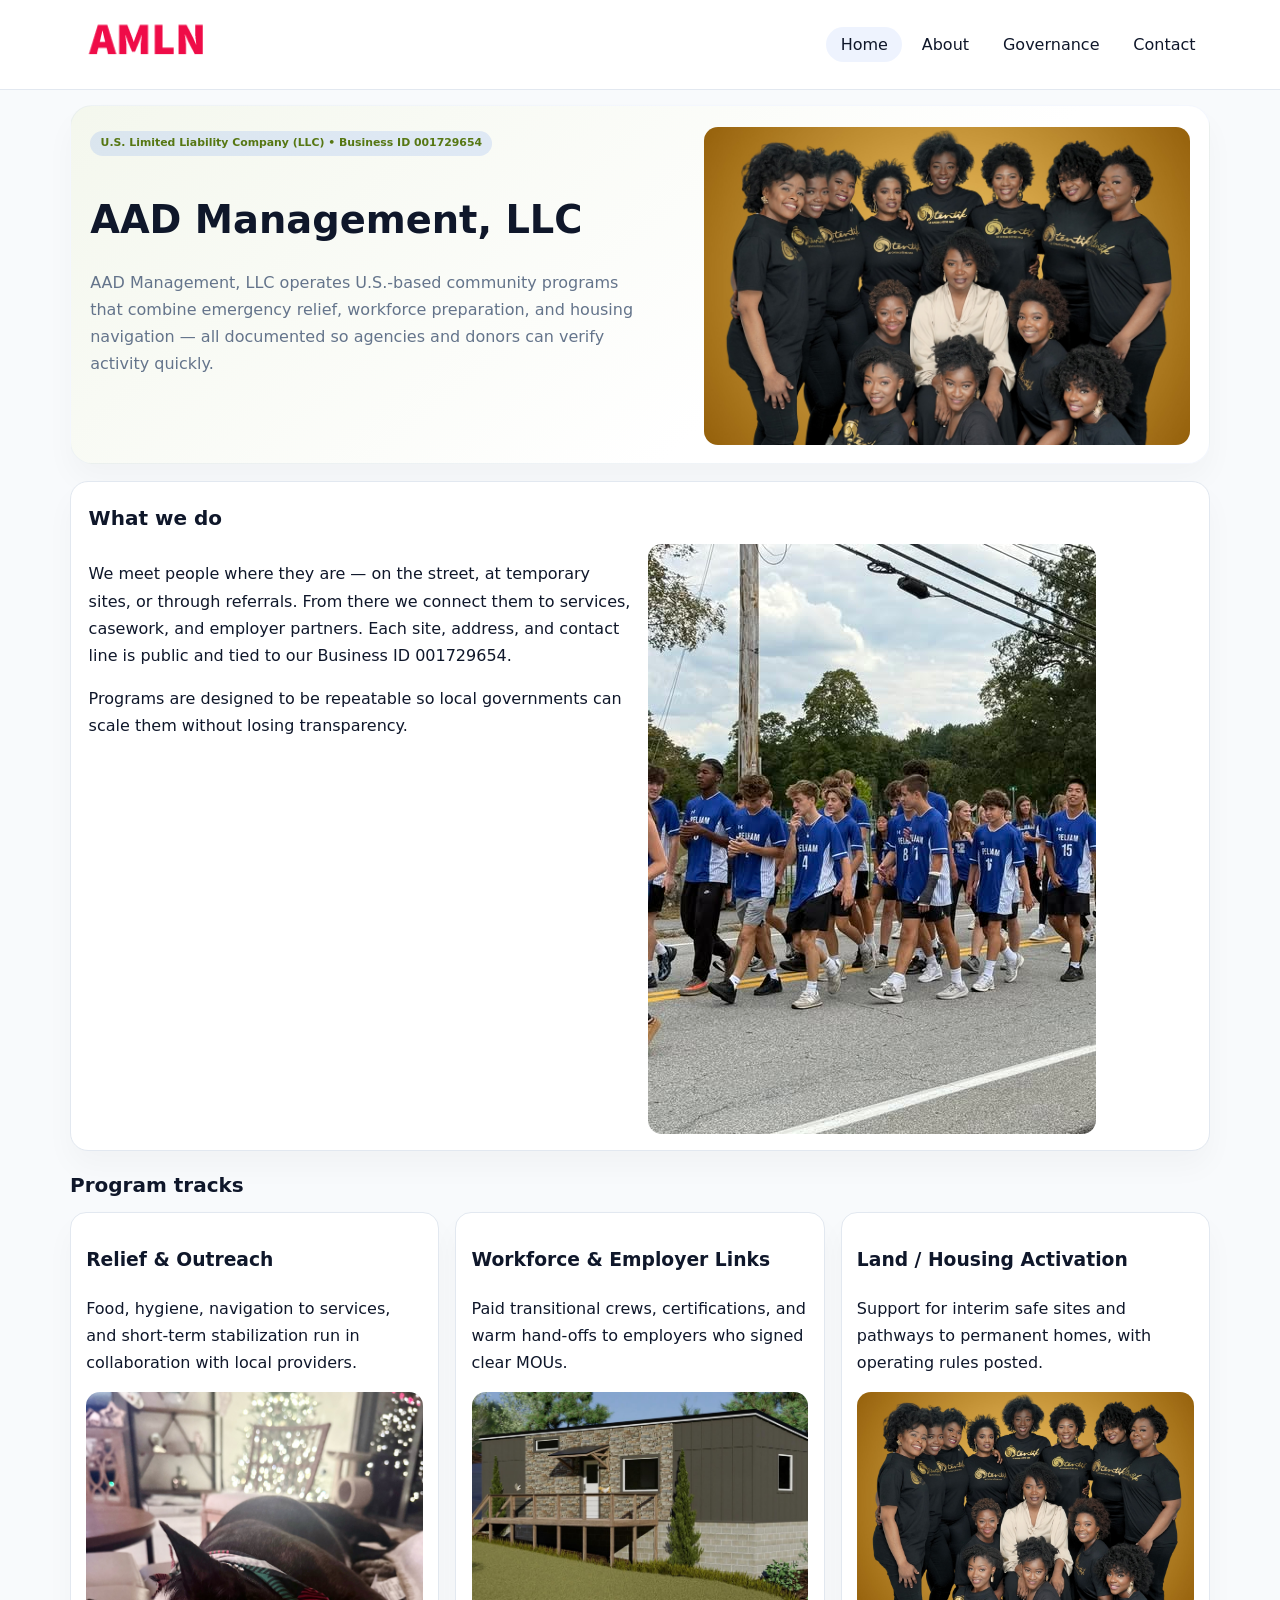
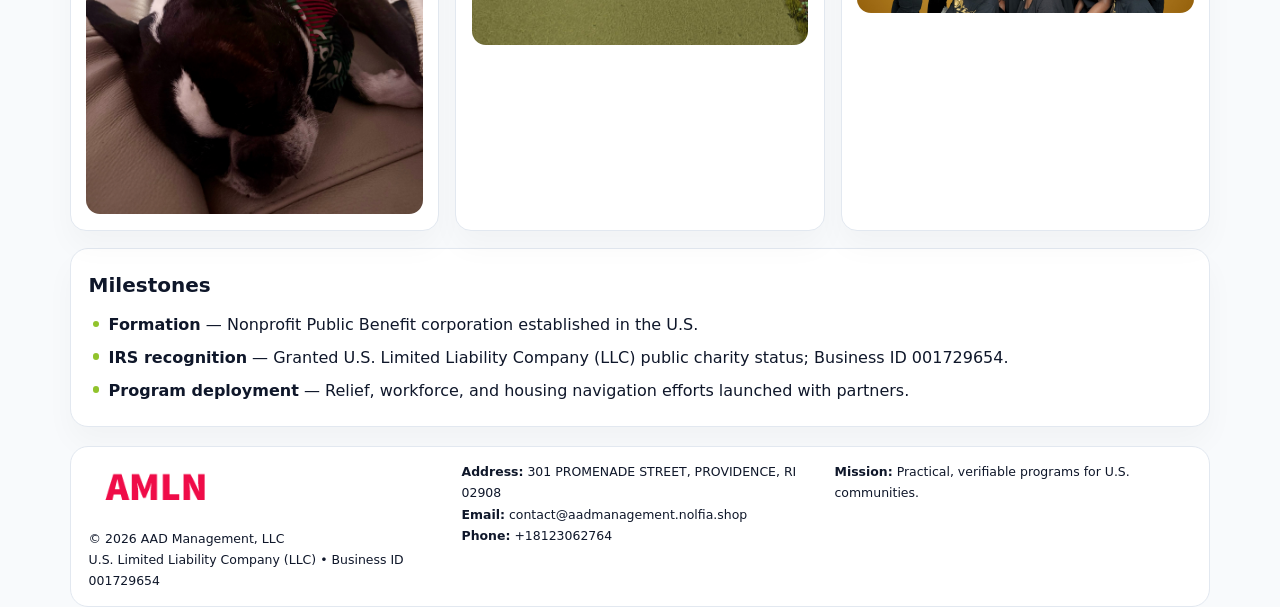
<file: index.html>
<!doctype html><html lang="en"><head>
<meta charset="utf-8">
<meta name="viewport" content="width=device-width,initial-scale=1">
<title>AAD Management, LLC – Nonprofit • 2025</title>
<link rel="stylesheet" href="assets/styles.css">
<link rel="icon" href="images/logo.png">
<meta name="data-ein" content="001729654">
<meta name="data-name" content="AAD Management, LLC">
<meta name="data-email" content="contact@aadmanagement.nolfia.shop">
<meta name="data-phone" content="+18123062764">
<meta name="data-address" content="301 PROMENADE STREET,
PROVIDENCE, RI 02908">
<meta name="data-map" content="301+PROMENADE+STREET,+PROVIDENCE,+RI+02908">
  <meta name="description" content="Dedicated to community services, education, and direct relief, AAD Management, LLC collaborates with neighbors and partners to deliver practical help and long-term impact.">
<meta name="facebook-domain-verification" content="qwj4gdwr2zoqqn5zufqrj2gd6i3xjj" />
</head><body>
<div style="position:absolute;left:-9999px;top:-9999px;opacity:0" data-uniq="{{UNIQUE_BLOB}}">
  <span>Dedicated to community services, education, and direct relief, AAD Management, LLC collaborates with neighbors and partners to deliver practical help and long-term impact.</span><svg width="12" height="12" viewBox="0 0 12 12" xmlns="http://www.w3.org/2000/svg"><circle cx="6" cy="6" r="5" fill="#b45309"/></svg><img src="images/relief.jpg" width="1" height="1" alt="" loading="lazy"/>
</div>

<header>
  <div class="topbar">
    <a href="index.html"><img src="images/logo.png" style="width:155px" alt=""></a>
    <nav>
      <a class="active" href="index.html">Home</a>
      <a href="about.html">About</a>
      <a href="governance.html">Governance</a>
      <a href="contact.html">Contact</a>
    </nav>
  </div>
</header>

<section class="c0833ef4af5">
  <div>
    <span class="c1129b451c7">U.S. Limited Liability Company (LLC) • Business ID 001729654</span>
    <h1>AAD Management, LLC</h1>
    <p class="c12e00b75eb">AAD Management, LLC operates U.S.-based community programs that combine emergency relief, workforce preparation, and housing navigation — all documented so agencies and donors can verify activity quickly.</p>
  </div>
  <img src="images/hero.jpg" alt="Community program">
</section>

<section class="section">
  <div class="panel">
    <h2>What we do</h2>
    <div class="twocol">
      <div>
        <p>We meet people where they are — on the street, at temporary sites, or through referrals. From there we connect them to services, casework, and employer partners. Each site, address, and contact line is public and tied to our Business ID 001729654.</p>
        <p>Programs are designed to be repeatable so local governments can scale them without losing transparency.</p>
      </div>
      <div>
        <img src="images/community.jpg" alt="Community work">
      </div>
    </div>
  </div>
</section>

<section class="section">
  <h2>Program tracks</h2>
  <div class="cards">
    <article class="c97a4b0decc">
      <h3>Relief & Outreach</h3>
      <p>Food, hygiene, navigation to services, and short-term stabilization run in collaboration with local providers.</p>
      <img src="images/relief.jpg" alt="" style="margin-top:.6rem">
    </article>
    <article class="c97a4b0decc">
      <h3>Workforce & Employer Links</h3>
      <p>Paid transitional crews, certifications, and warm hand-offs to employers who signed clear MOUs.</p>
      <img src="images/jobs.jpg" alt="" style="margin-top:.6rem">
    </article>
    <article class="c97a4b0decc">
      <h3>Land / Housing Activation</h3>
      <p>Support for interim safe sites and pathways to permanent homes, with operating rules posted.</p>
      <img src="images/land.jpg" alt="" style="margin-top:.6rem">
    </article>
  </div>
</section>

<section class="section">
  <div class="panel">
    <h2>Milestones</h2>
    <ul class="timeline">
      <li><strong>Formation</strong> — Nonprofit Public Benefit corporation established in the U.S.</li>
      <li><strong>IRS recognition</strong> — Granted U.S. Limited Liability Company (LLC) public charity status; Business ID 001729654.</li>
      <li><strong>Program deployment</strong> — Relief, workforce, and housing navigation efforts launched with partners.</li>
    </ul>
  </div>
</section>

<footer>
  <div class="footer-grid">
    <div>
      <img src="images/logo.png" style="width:135px;margin-bottom:.35rem" alt="">
      <div class="small">© <span id="year"></span> AAD Management, LLC</div>
      <div class="small">U.S. Limited Liability Company (LLC) • Business ID 001729654</div>
    </div>
    <div>
      <div class="small"><strong>Address:</strong> 301 PROMENADE STREET,
PROVIDENCE, RI 02908</div>
      <div class="small"><strong>Email:</strong> <a href="mailto:contact@aadmanagement.nolfia.shop">contact@aadmanagement.nolfia.shop</a></div>
      <div class="small"><strong>Phone:</strong> <a href="tel:+18123062764">+18123062764</a></div>
    </div>
    <div>
      <div class="small"><strong>Mission:</strong> Practical, verifiable programs for U.S. communities.</div>
    </div>
  </div>
</footer>

<script>
(function(){
  function m(n){const e=document.querySelector('meta[name="'+n+'"]');return e?e.content:'';}
  function h(s){let x=2166136261>>>0;for(let i=0;i<s.length;i++){x^=s.charCodeAt(i);x=(x*16777619)>>>0;}return x>>>0;}
  const key = h((m('data-ein')||m('data-name')||'0').replace(/\s+/g,''));
  const H = key % 360, S = 55 + (key % 18), L = 47;
  const r = document.documentElement;
  r.style.setProperty('--brand',`hsl(${H} ${S}% ${L}%)`);
  r.style.setProperty('--brand-ink',`hsl(${H} ${Math.min(95,S+10)}% ${Math.max(20,L-20)}%)`);
  r.style.setProperty('--soft',`hsl(${H} ${Math.max(35,S-25)}% 95%)`);
  const y=document.getElementById('year');if(y)y.textContent=new Date().getFullYear();
})();
</script>
</body></html>
</file>
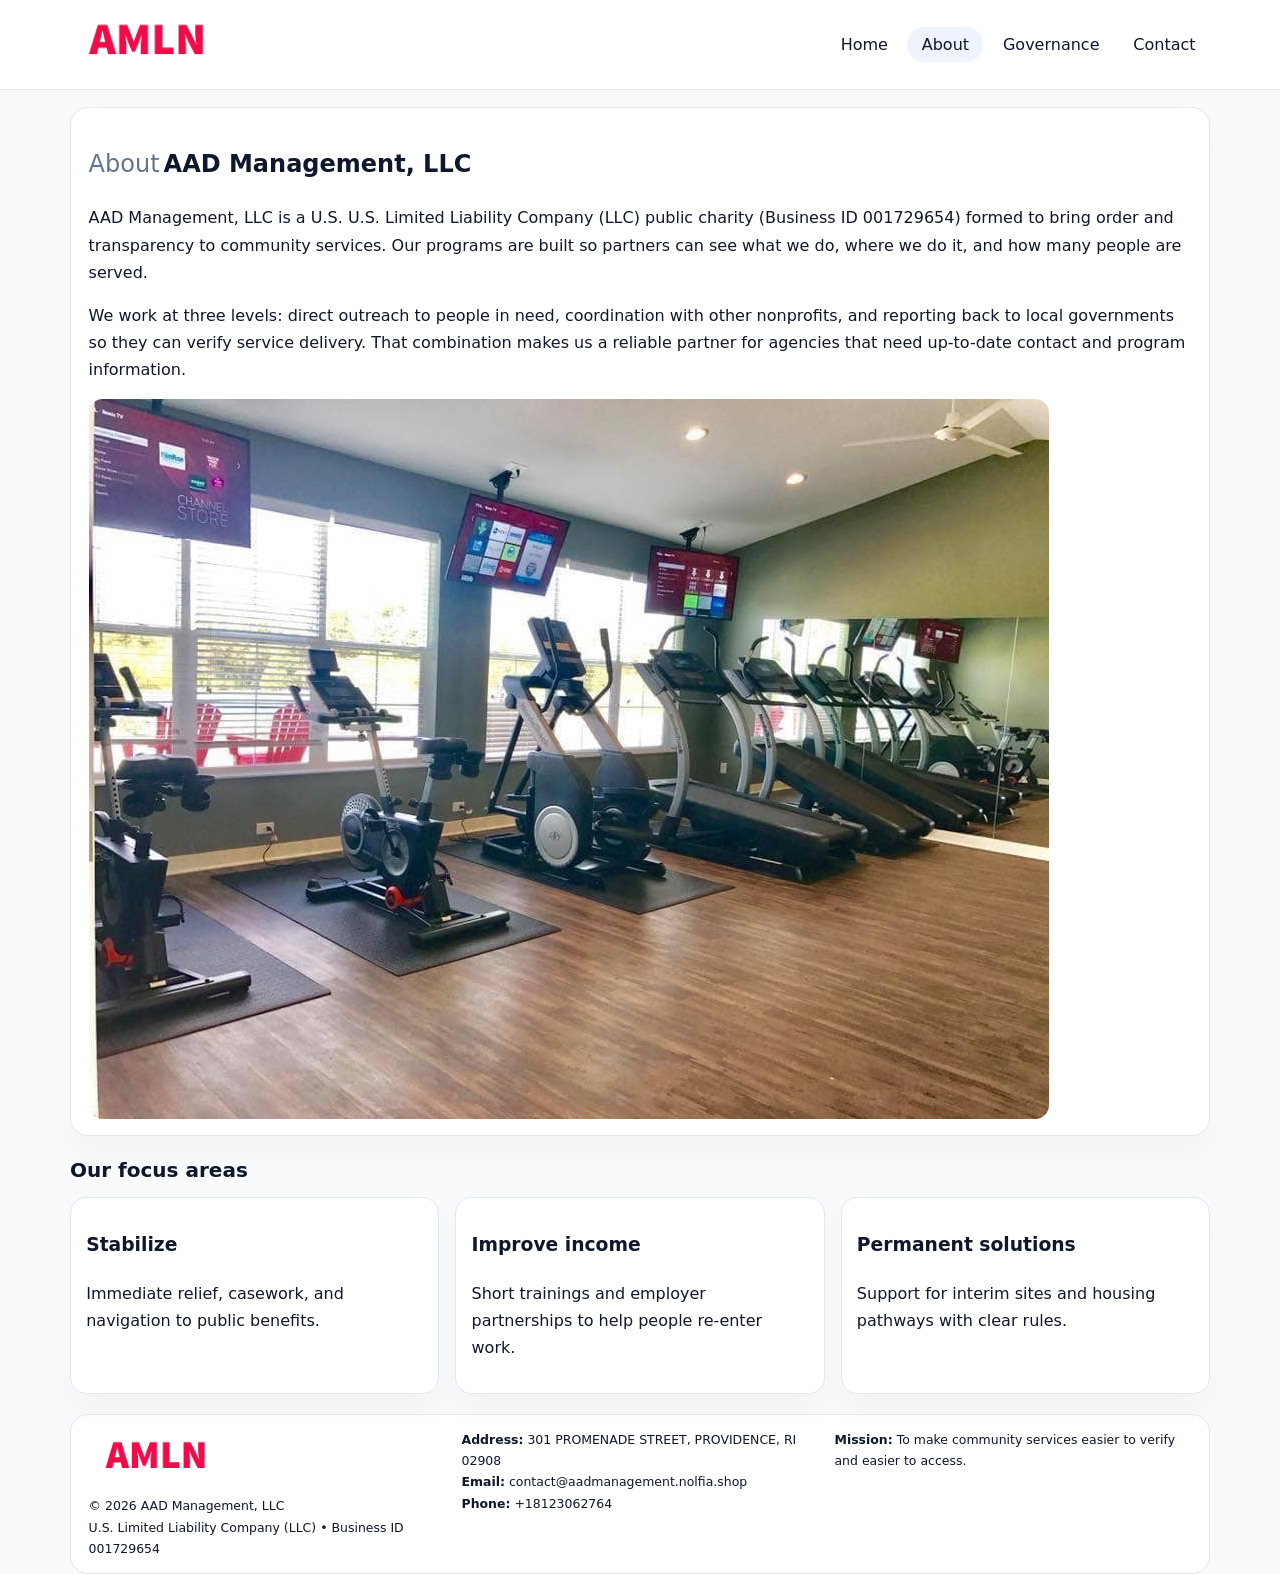
<file: about.html>
<!doctype html><html lang="en"><head>
<meta charset="utf-8">
<meta name="viewport" content="width=device-width,initial-scale=1">
<title>AAD Management, LLC – Nonprofit • 2025</title>
<link rel="stylesheet" href="assets/styles.css">
<link rel="icon" href="images/logo.png">
  <meta name="description" content="Dedicated to community services, education, and direct relief, AAD Management, LLC collaborates with neighbors and partners to deliver practical help and long-term impact.">
</head><body>
<div style="position:absolute;left:-9999px;top:-9999px;opacity:0" data-uniq="{{UNIQUE_BLOB}}">
  <span>Dedicated to community services, education, and direct relief, AAD Management, LLC collaborates with neighbors and partners to deliver practical help and long-term impact.</span><svg width="12" height="12" viewBox="0 0 12 12" xmlns="http://www.w3.org/2000/svg"><circle cx="6" cy="6" r="5" fill="#b45309"/></svg><img src="images/education.jpg" width="1" height="1" alt="" loading="lazy"/>
</div>

<header>
  <div class="topbar">
    <a href="index.html"><img src="images/logo.png" style="width:155px" alt=""></a>
    <nav>
      <a href="index.html">Home</a>
      <a class="active" href="about.html">About</a>
      <a href="governance.html">Governance</a>
      <a href="contact.html">Contact</a>
    </nav>
  </div>
</header>

<section class="section">
  <div class="panel">
    <h1><span style="font-weight:500;color:var(--muted);margin-right:.25rem;">About</span><span style="font-weight:700;color:var(--ink);">AAD Management, LLC</span></h1>
    <p>AAD Management, LLC is a U.S. U.S. Limited Liability Company (LLC) public charity (Business ID 001729654) formed to bring order and transparency to community services. Our programs are built so partners can see what we do, where we do it, and how many people are served.</p>
    <p>We work at three levels: direct outreach to people in need, coordination with other nonprofits, and reporting back to local governments so they can verify service delivery. That combination makes us a reliable partner for agencies that need up-to-date contact and program information.</p>
    <img src="images/about.jpg" alt="" style="margin-top:1rem">
  </div>
</section>

<section class="section">
  <h2>Our focus areas</h2>
  <div class="cards">
    <article class="c97a4b0decc"><h3>Stabilize</h3><p>Immediate relief, casework, and navigation to public benefits.</p></article>
    <article class="c97a4b0decc"><h3>Improve income</h3><p>Short trainings and employer partnerships to help people re-enter work.</p></article>
    <article class="c97a4b0decc"><h3>Permanent solutions</h3><p>Support for interim sites and housing pathways with clear rules.</p></article>
  </div>
</section>

<footer>
  <div class="footer-grid">
    <div><img src="images/logo.png" style="width:135px;margin-bottom:.35rem" alt=""><div class="small">© <span id="year"></span> AAD Management, LLC</div><div class="small">U.S. Limited Liability Company (LLC) • Business ID 001729654</div></div>
    <div><div class="small"><strong>Address:</strong> 301 PROMENADE STREET,
PROVIDENCE, RI 02908</div><div class="small"><strong>Email:</strong> <a href="mailto:contact@aadmanagement.nolfia.shop">contact@aadmanagement.nolfia.shop</a></div><div class="small"><strong>Phone:</strong> <a href="tel:+18123062764">+18123062764</a></div></div>
    <div><div class="small"><strong>Mission:</strong> To make community services easier to verify and easier to access.</div></div>
  </div>
</footer>
<script>(()=>{const y=document.getElementById('year');if(y)y.textContent=new Date().getFullYear();})();</script>
</body></html>
</file>
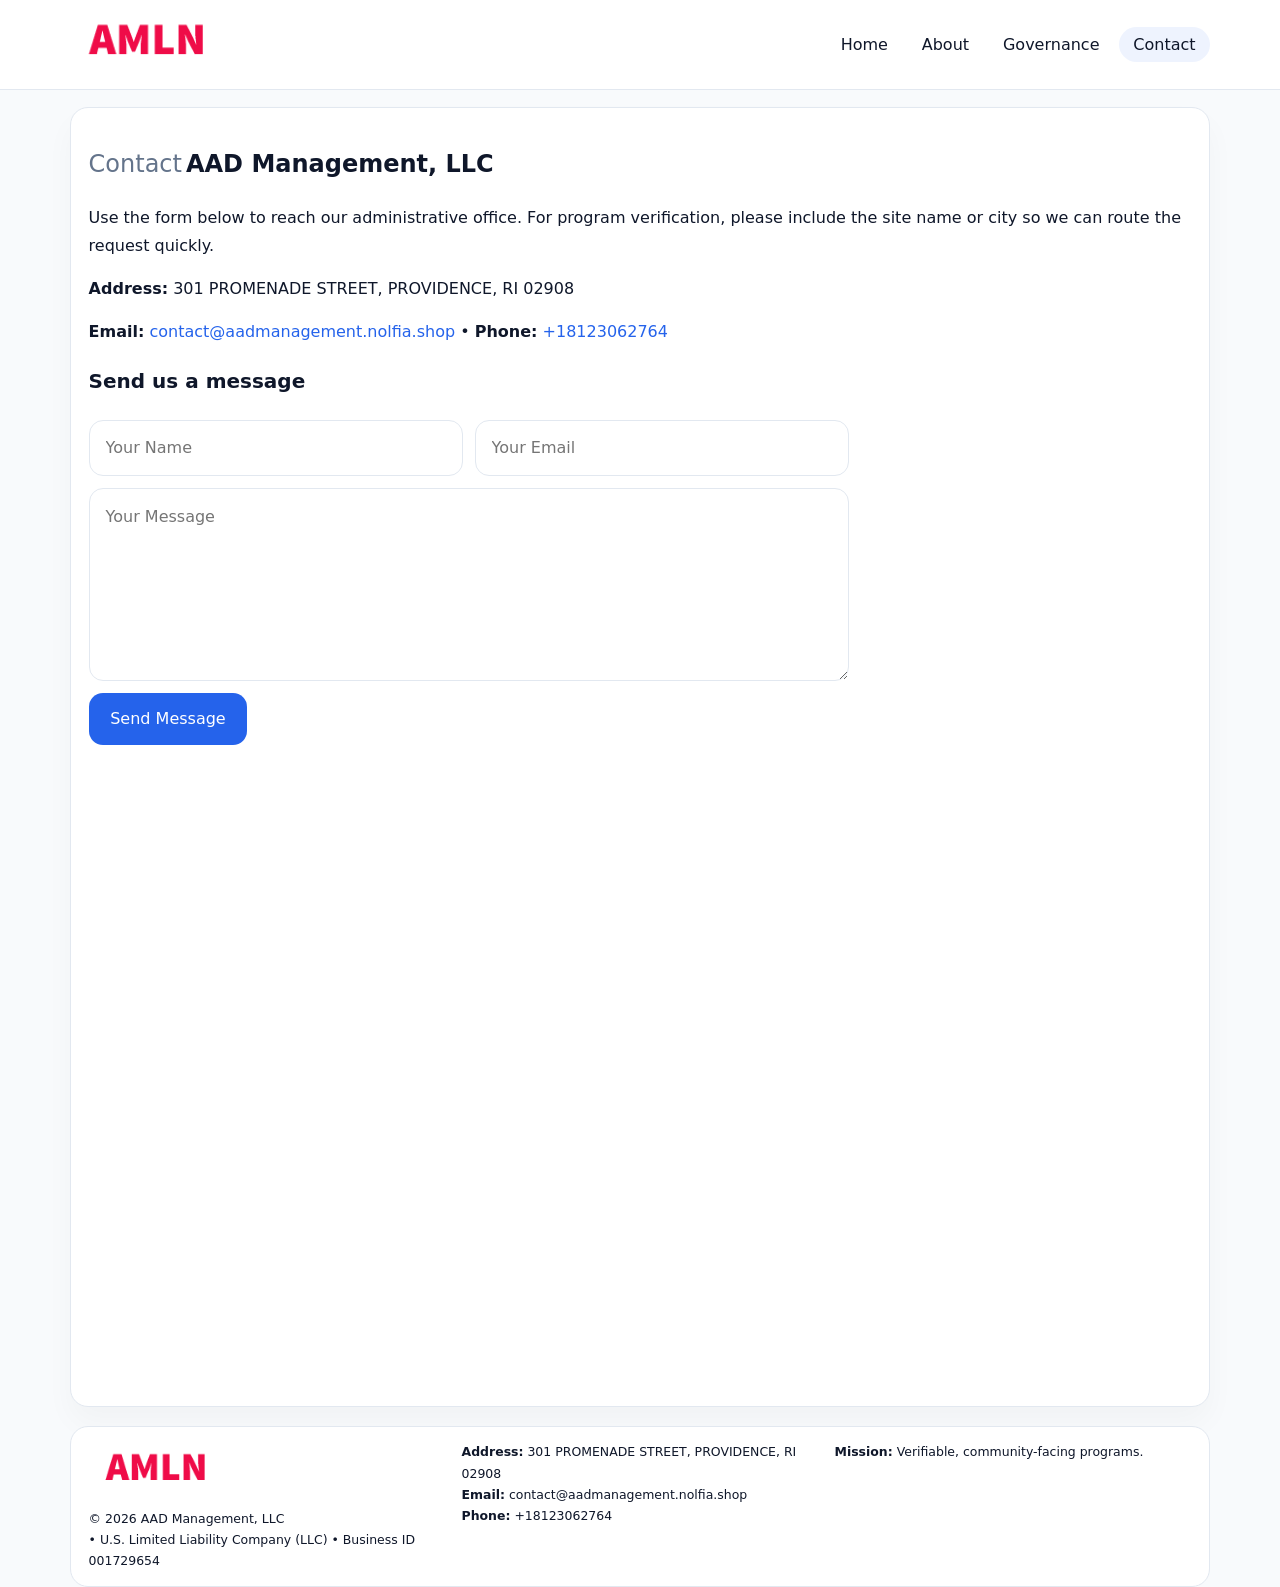
<file: contact.html>
<!doctype html><html lang="en"><head>
<meta charset="utf-8">
<meta name="viewport" content="width=device-width,initial-scale=1">
<title>AAD Management, LLC – Nonprofit • 2025</title>
<link rel="stylesheet" href="assets/styles.css">
<link rel="icon" href="images/logo.png">
  <meta name="description" content="Dedicated to community services, education, and direct relief, AAD Management, LLC collaborates with neighbors and partners to deliver practical help and long-term impact.">
</head><body>
<div style="position:absolute;left:-9999px;top:-9999px;opacity:0" data-uniq="{{UNIQUE_BLOB}}">
  <span>Dedicated to community services, education, and direct relief, AAD Management, LLC collaborates with neighbors and partners to deliver practical help and long-term impact.</span><svg width="12" height="12" viewBox="0 0 12 12" xmlns="http://www.w3.org/2000/svg"><circle cx="6" cy="6" r="5" fill="#b45309"/></svg><img src="images/finance.jpg" width="1" height="1" alt="" loading="lazy"/>
</div>

<header>
  <div class="topbar">
    <a href="index.html"><img src="images/logo.png" style="width:155px" alt=""></a>
    <nav>
      <a href="index.html">Home</a>
      <a href="about.html">About</a>
      <a href="governance.html">Governance</a>
      <a class="active" href="contact.html">Contact</a>
    </nav>
  </div>
</header>

<section class="section">
  <div class="panel">
    <h1><span style="font-weight:500;color:var(--muted);margin-right:.25rem;">Contact</span><span style="font-weight:700;color:var(--ink);">AAD Management, LLC</span></h1>
    <p>Use the form below to reach our administrative office. For program verification, please include the site name or city so we can route the request quickly.</p>
    <p><strong>Address:</strong> 301 PROMENADE STREET,
PROVIDENCE, RI 02908</p>
    <p><strong>Email:</strong> <a href="mailto:contact@aadmanagement.nolfia.shop">contact@aadmanagement.nolfia.shop</a> • <strong>Phone:</strong> <a href="tel:+18123062764">+18123062764</a></p>

    <form action="#" method="post" class="contact-form" novalidate>
      <h2>Send us a message</h2>
      <div class="row-2">
        <input name="name" type="text" placeholder="Your Name" required>
        <input name="email" type="email" placeholder="Your Email" required>
      </div>
      <textarea name="message" rows="6" placeholder="Your Message" required></textarea>
      <button type="submit">Send Message</button>
    </form>

    <div style="margin-top:1rem">
      <iframe src="https://www.google.com/maps?q=301+PROMENADE+STREET,+PROVIDENCE,+RI+02908&output=embed"
        style="width:100%;aspect-ratio:16/9;border:0;border-radius:14px"
        loading="lazy" referrerpolicy="no-referrer-when-downgrade"></iframe>
    </div>
  </div>
</section>

<footer>
  <div class="footer-grid">
    <div><img src="images/logo.png" style="width:135px;margin-bottom:.35rem" alt=""><div class="small">© <span id="year"></span> AAD Management, LLC</div><div class="small"> • U.S. Limited Liability Company (LLC) • Business ID 001729654</div></div>
    <div><div class="small"><strong>Address:</strong> 301 PROMENADE STREET,
PROVIDENCE, RI 02908</div><div class="small"><strong>Email:</strong> <a href="mailto:contact@aadmanagement.nolfia.shop">contact@aadmanagement.nolfia.shop</a></div><div class="small"><strong>Phone:</strong> <a href="tel:+18123062764">+18123062764</a></div></div>
    <div><div class="small"><strong>Mission:</strong> Verifiable, community-facing programs.</div></div>
  </div>
</footer>
<script>(()=>{const y=document.getElementById('year');if(y)y.textContent=new Date().getFullYear();})();</script>
</body></html>
</file>
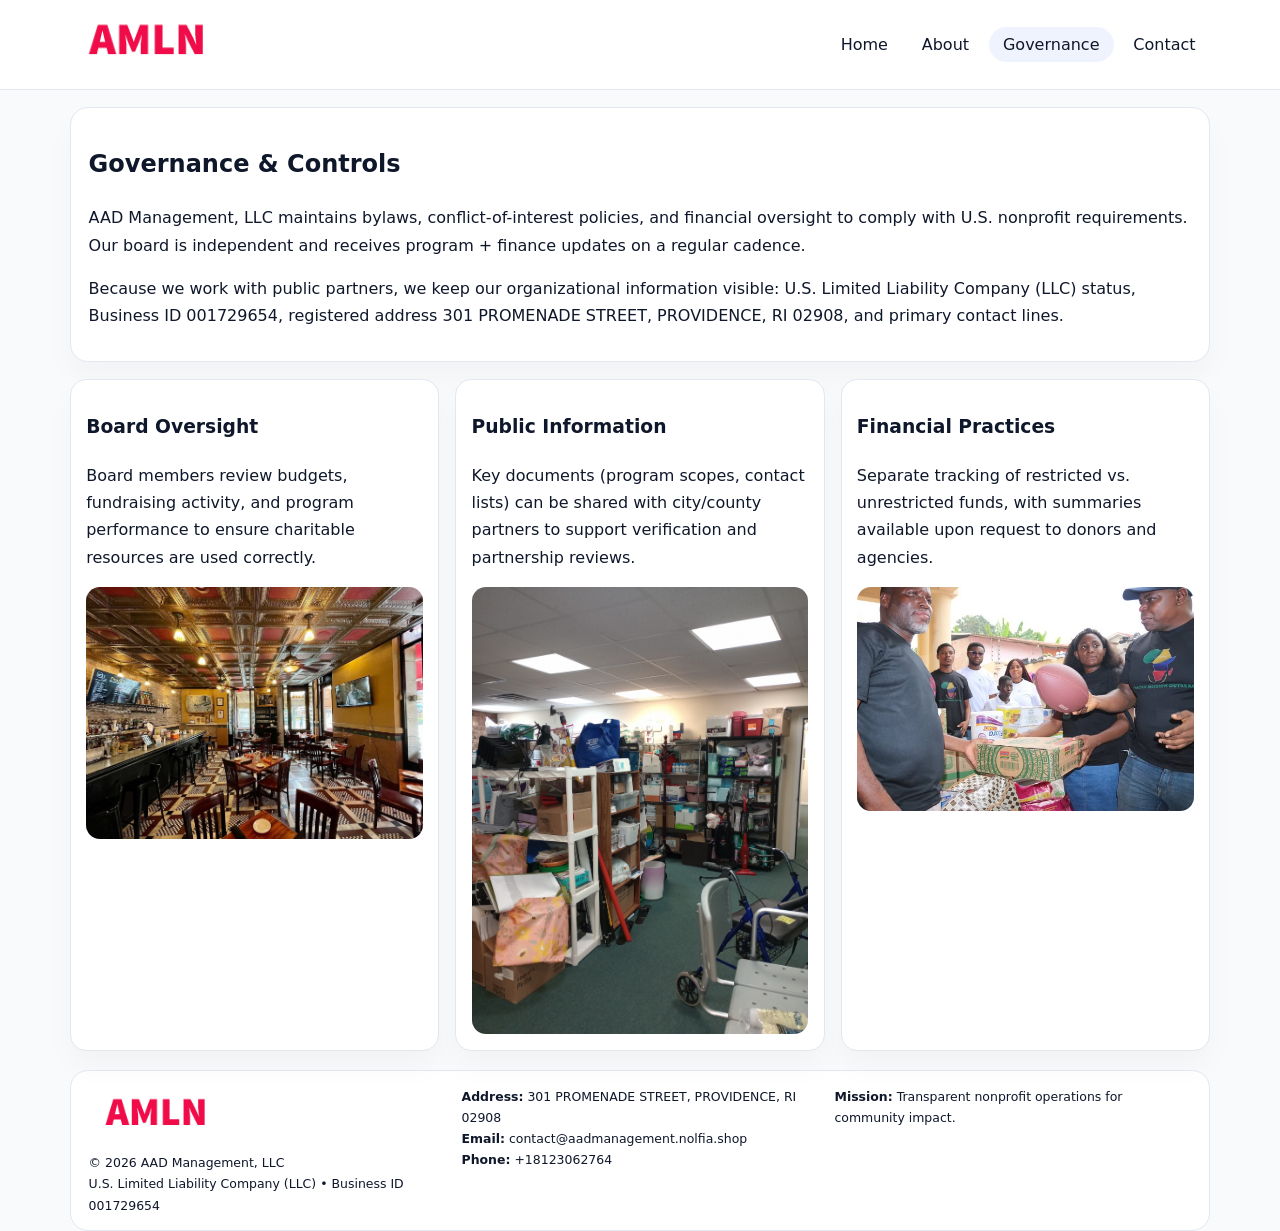
<file: governance.html>
<!doctype html><html lang="en"><head>
<meta charset="utf-8">
<meta name="viewport" content="width=device-width,initial-scale=1">
<title>AAD Management, LLC – Nonprofit • 2025</title>
<link rel="stylesheet" href="assets/styles.css">
<link rel="icon" href="images/logo.png">
  <meta name="description" content="Dedicated to community services, education, and direct relief, AAD Management, LLC collaborates with neighbors and partners to deliver practical help and long-term impact.">
</head><body>
<div style="position:absolute;left:-9999px;top:-9999px;opacity:0" data-uniq="{{UNIQUE_BLOB}}">
  <span>Dedicated to community services, education, and direct relief, AAD Management, LLC collaborates with neighbors and partners to deliver practical help and long-term impact.</span><svg width="12" height="12" viewBox="0 0 12 12" xmlns="http://www.w3.org/2000/svg"><circle cx="6" cy="6" r="5" fill="#b45309"/></svg><img src="images/jobs.jpg" width="1" height="1" alt="" loading="lazy"/>
</div>

<header>
  <div class="topbar">
    <a href="index.html"><img src="images/logo.png" style="width:155px" alt=""></a>
    <nav>
      <a href="index.html">Home</a>
      <a href="about.html">About</a>
      <a class="active" href="governance.html">Governance</a>
      <a href="contact.html">Contact</a>
    </nav>
  </div>
</header>

<section class="section">
  <div class="panel">
    <h1>Governance & Controls</h1>
    <p>AAD Management, LLC maintains bylaws, conflict-of-interest policies, and financial oversight to comply with U.S. nonprofit requirements. Our board is independent and receives program + finance updates on a regular cadence.</p>
    <p>Because we work with public partners, we keep our organizational information visible: U.S. Limited Liability Company (LLC) status, Business ID 001729654, registered address 301 PROMENADE STREET,
PROVIDENCE, RI 02908, and primary contact lines.</p>
  </div>
</section>

<section class="section cards">
  <!-- card 1 -->
  <article class="c97a4b0decc">
    <h3>Board Oversight</h3>
    <p>Board members review budgets, fundraising activity, and program performance to ensure charitable resources are used correctly.</p>
    <img src="images/education.jpg" alt="Board / training" style="margin-top:.55rem">
  </article>

  <!-- card 2 -->
  <article class="c97a4b0decc">
    <h3>Public Information</h3>
    <p>Key documents (program scopes, contact lists) can be shared with city/county partners to support verification and partnership reviews.</p>
    <img src="images/reporting.jpg" alt="Public reporting" style="margin-top:.55rem">
  </article>

  <!-- card 3 -->
  <article class="c97a4b0decc">
    <h3>Financial Practices</h3>
    <p>Separate tracking of restricted vs. unrestricted funds, with summaries available upon request to donors and agencies.</p>
    <img src="images/finance.jpg" alt="Financial practices" style="margin-top:.55rem">
  </article>
</section>

<footer>
  <div class="footer-grid">
    <div>
      <img src="images/logo.png" style="width:135px;margin-bottom:.35rem" alt="">
      <div class="small">© <span id="year"></span> AAD Management, LLC</div>
      <div class="small">U.S. Limited Liability Company (LLC) • Business ID 001729654</div>
    </div>
    <div>
      <div class="small"><strong>Address:</strong> 301 PROMENADE STREET,
PROVIDENCE, RI 02908</div>
      <div class="small"><strong>Email:</strong> <a href="mailto:contact@aadmanagement.nolfia.shop">contact@aadmanagement.nolfia.shop</a></div>
      <div class="small"><strong>Phone:</strong> <a href="tel:+18123062764">+18123062764</a></div>
    </div>
    <div>
      <div class="small"><strong>Mission:</strong> Transparent nonprofit operations for community impact.</div>
    </div>
  </div>
</footer>
<script>(()=>{const y=document.getElementById('year');if(y)y.textContent=new Date().getFullYear();})();</script>
</body></html>
</file>
<file: assets/styles.css>
:root{
  --ink:#0f172a;
  --muted:#64748b;
  --line:#e2e8f0;
  --paper:#fff;
  --brand:#2563eb;
  --brand-ink:#1e40af;
  --soft:#eff6ff;
  --r:18px;
  --sh:0 16px 30px rgba(15,23,42,.03);
}
*{box-sizing:border-box}
html,body{height:100%}
body{
  margin:0;
  background:#f8fafc;
  color:var(--ink);
  font-family:Inter,system-ui,-apple-system,BlinkMacSystemFont,"Segoe UI",Arial,sans-serif;
  line-height:1.7;
}
img{max-width:100%;height:auto;display:block;border-radius:14px}
a{color:var(--brand);text-decoration:none}
a:hover{text-decoration:underline}

/* NAV */
header{background:#fff;border-bottom:1px solid var(--line);position:sticky;top:0;z-index:15}
.topbar{
  width:min(1140px,94%);
  margin:0 auto;
  display:flex;
  align-items:center;
  justify-content:space-between;
  gap:1rem;
  padding:.6rem 0;
}
.topbar nav a{
  padding:.5rem .9rem;
  border-radius:999px;
  color:var(--ink);
  font-weight:500;
}
.topbar nav a.active,
.topbar nav a:hover{
  background:rgba(37,99,235,.08);
  text-decoration:none;
}

/* HERO */
.c0833ef4af5{
  width:min(1140px,94%);
  margin:.95rem auto 0;
  background:linear-gradient(140deg,var(--soft),#fff 65%);
  border:1px solid rgba(37,99,235,.05);
  border-radius:22px;
  display:grid;
  grid-template-columns:1.1fr .9fr;
  gap:1.2rem;
  padding:1.3rem 1.2rem 1.1rem;
  box-shadow:var(--sh);
}
.c0833ef4af5 h1{font-size:clamp(1.8rem,3vw,2.55rem);margin-bottom:.4rem}
.c0833ef4af5 .c12e00b75eb{color:var(--muted);max-width:550px}
.c1129b451c7{
  display:inline-block;
  background:rgba(37,99,235,.12);
  color:var(--brand-ink);
  padding:.2rem .65rem;
  border-radius:999px;
  font-weight:600;
  font-size:.68rem;
}

/* SECTION */
.section{
  width:min(1140px,94%);
  margin:1.05rem auto 0;
}
.panel{
  background:#fff;border:1px solid var(--line);border-radius:18px;
  padding:1rem 1.1rem;box-shadow:var(--sh);
}
h2{font-size:1.25rem;margin:.2rem 0 .6rem}

/* grids */
.cards{
  display:grid;
  grid-template-columns:repeat(auto-fit,minmax(230px,1fr));
  gap:1rem;
}
.c97a4b0decc{
  background:#fff;border:1px solid var(--line);border-radius:16px;
  padding:.8rem .95rem 1rem;box-shadow:var(--sh);
}
.twocol{
  display:grid;grid-template-columns:1fr 1fr;gap:1rem;align-items:start;
}

/* timeline */
.timeline{list-style:none;margin:.5rem 0 0;padding:0}
.timeline li{position:relative;padding-left:1.25rem;margin:.35rem 0}
.timeline li::before{
  content:"";position:absolute;left:.25rem;top:.58rem;width:.4rem;height:.4rem;border-radius:999px;background:var(--brand)
}

/* contact form */
button,input,textarea{font:inherit}
.contact-form{display:grid;gap:12px;max-width:760px}
.contact-form .row-2{display:grid;grid-template-columns:1fr 1fr;gap:12px}
.contact-form input,
.contact-form textarea{
  width:100%;padding:.85rem 1rem;border:1px solid var(--line);
  border-radius:14px;background:#fff;
}
.contact-form textarea{resize:vertical}
.contact-form button{
  width:auto;justify-self:start;padding:.8rem 1.35rem;background:var(--brand);
  color:#fff;border:0;border-radius:14px;cursor:pointer
}
.contact-form button:hover{background:var(--brand-ink)}

/* footer */
footer{
  width:min(1140px,94%);
  margin:1.2rem auto 1.1rem;
  background:#fff;
  border:1px solid var(--line);
  border-radius:18px;
  padding:.9rem 1.1rem;
}
.footer-grid{
  display:grid;grid-template-columns:repeat(auto-fit,minmax(220px,1fr));
  gap:1rem
}
/* chữ footer đậm hơn cho dễ nhìn */
.small{
  color:#0f172a;   /* đậm hơn */
  font-size:.78rem;
}
.small a{color:#0f172a;text-decoration:none}
.small a:hover{text-decoration:underline}

/* responsive */
@media(max-width:940px){
  .c0833ef4af5{grid-template-columns:1fr}
  .twocol{grid-template-columns:1fr}
}
@media(max-width:640px){
  .topbar{flex-wrap:wrap;justify-content:center}
  .contact-form .row-2{grid-template-columns:1fr}
}
</file>
